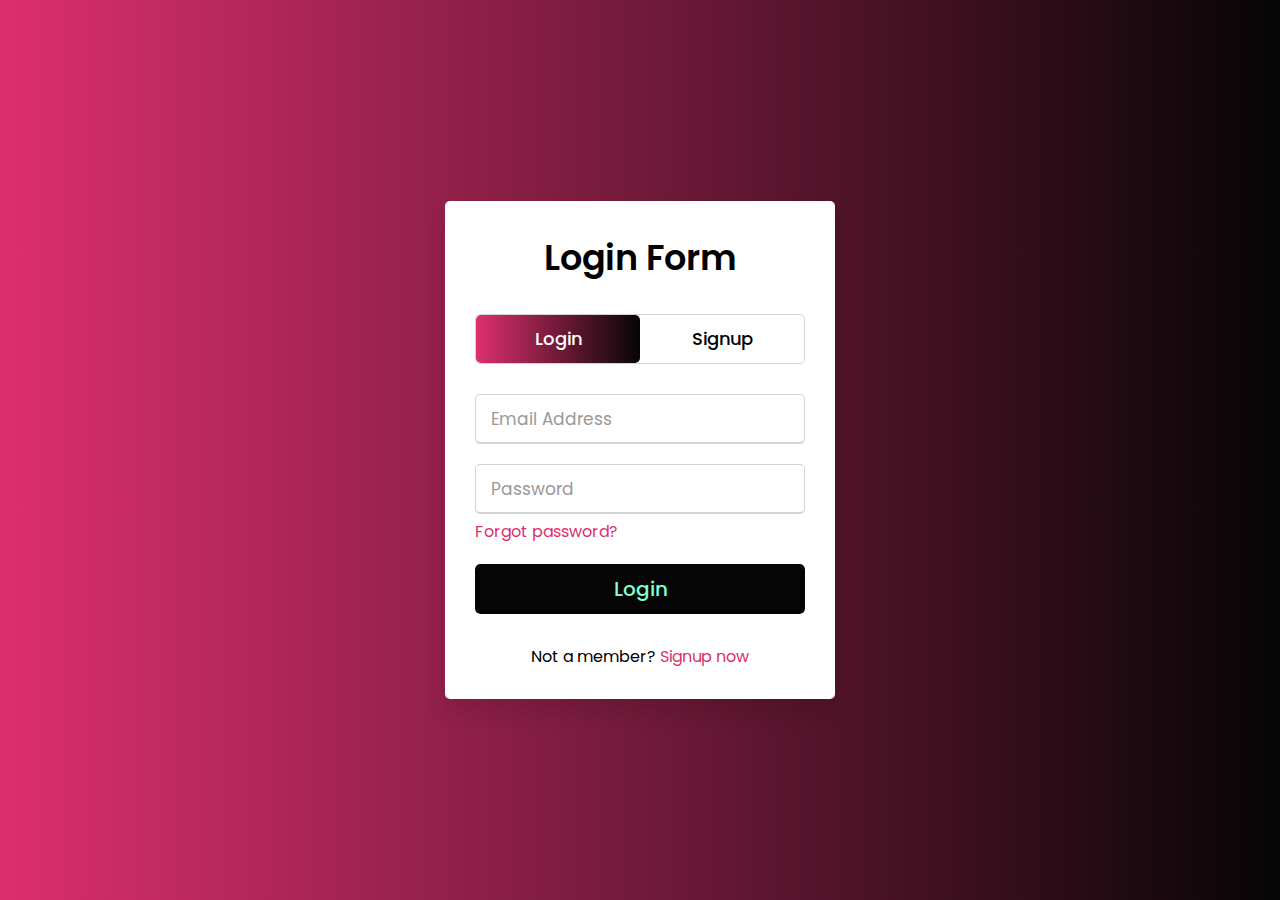
<file: login.html>
<!DOCTYPE html>
<!-- Created By CodingNepal -->
<html lang="en" dir="ltr">
   <head>
      <meta charset="utf-8">
      <title>Login and Registration Form</title>
      <link rel="stylesheet" href="login.css">
       <link rel="stylesheet" href="login.jsp">
      <meta name="viewport" content="width=device-width, initial-scale=1.0">
   </head>
   <body>
      <div class="wrapper">
         <div class="title-text">
            <div class="title login">
               Login Form
            </div>
            <div class="title signup">
               Signup Form
            </div>
         </div>
         <div class="form-container">
            <div class="slide-controls">
               <input type="radio" name="slide" id="login" checked>
               <input type="radio" name="slide" id="signup">
               <label for="login" class="slide login">Login</label>
               <label for="signup" class="slide signup">Signup</label>
               <div class="slider-tab"></div>
            </div>
            <div class="form-inner">
               <form action="CheckLogin.jsp" class="login">
                  <div class="field">
                     <input type="text" placeholder="Email Address" id="email" name="email" required>
                  </div>
                  <div class="field">
                     <input type="password" placeholder="Password" id="Password" name="Password" required>
                  </div>
                  <div class="pass-link">
                     <a href="#">Forgot password?</a>
                  </div>
                  <div class="field btn">
                     <div class="btn-layer"></div>
                     <input type="submit" value="Login">
                  </div>
                  <div class="signup-link">
                     Not a member? <a href="">Signup now</a>
                  </div>
               </form>
               <form action="login.jsp" class="signup">
                  <div class="field">
                     <input type="text" placeholder="Email Address" id="email" name="email" required>
                  </div>
                  <div class="field">
                     <input type="password" placeholder="Password" id="Password" name="Password" required>
                  </div>
                  <div class="field">
                     <input type="password" placeholder="Confirm password" required>
                  </div>
                  <div class="field btn">
                     <div class="btn-layer"></div>
                     <input type="submit" value="Signup">
                  </div>
               </form>
            </div>
         </div>
      </div>
      <script>
         const loginText = document.querySelector(".title-text .login");
         const loginForm = document.querySelector("form.login");
         const loginBtn = document.querySelector("label.login");
         const signupBtn = document.querySelector("label.signup");
         const signupLink = document.querySelector("form .signup-link a");
         signupBtn.onclick = (()=>{
           loginForm.style.marginLeft = "-50%";
           loginText.style.marginLeft = "-50%";
         });
         loginBtn.onclick = (()=>{
           loginForm.style.marginLeft = "0%";
           loginText.style.marginLeft = "0%";
         });
         signupLink.onclick = (()=>{
           signupBtn.click();
           return false;
         });
      </script>
   </body>
</html>
</file>
<file: login.css>
@import url('https://fonts.googleapis.com/css?family=Poppins:400,500,600,700&display=swap');
*{
  margin: 0;
  padding: 0;
  box-sizing: border-box;
  font-family: 'Poppins', sans-serif;
}
html,body{
  display: grid;
  height: 100%;
  width: 100%;
  place-items: center;
  background: -webkit-linear-gradient(left,#DD2F6E, #060505);
}
::selection{
  background: #DD2F6E;
  color: #fff;
}
.wrapper{
  overflow: hidden;
  max-width: 390px;
  background: #fff;
  padding: 30px;
  border-radius: 5px;
  box-shadow: 0px 15px 20px rgba(0,0,0,0.1);
}
.wrapper .title-text{
  display: flex;
  width: 200%;
}
.wrapper .title{
  width: 50%;
  font-size: 35px;
  font-weight: 600;
  text-align: center;
  transition: all 0.6s cubic-bezier(0.68,-0.55,0.265,1.55);
}
.wrapper .slide-controls{
  position: relative;
  display: flex;
  height: 50px;
  width: 100%;
  overflow: hidden;
  margin: 30px 0 10px 0;
  justify-content: space-between;
  border: 1px solid lightgrey;
  border-radius: 5px;
}
.slide-controls .slide{
  height: 100%;
  width: 100%;
  color: #fff;
  font-size: 18px;
  font-weight: 500;
  text-align: center;
  line-height: 48px;
  cursor: pointer;
  z-index: 1;
  transition: all 0.6s ease;
}
.slide-controls label.signup{
  color: #000;
}
.slide-controls .slider-tab{
  position: absolute;
  height: 100%;
  width: 50%;
  left: 0;
  z-index: 0;
  border-radius: 5px;
  background: -webkit-linear-gradient(left, #DD2F6E, #060505);
  transition: all 0.6s cubic-bezier(0.68,-0.55,0.265,1.55);
}
input[type="radio"]{
  display: none;
}
#signup:checked ~ .slider-tab{
  left: 50%;
}
#signup:checked ~ label.signup{
  color: #fff;
  cursor: default;
  user-select: none;
}
#signup:checked ~ label.login{
  color: #000;
}
#login:checked ~ label.signup{
  color: #000;
}
#login:checked ~ label.login{
  cursor: default;
  user-select: none;
}
.wrapper .form-container{
  width: 100%;
  overflow: hidden;
}
.form-container .form-inner{
  display: flex;
  width: 200%;
}
.form-container .form-inner form{
  width: 50%;
  transition: all 0.6s cubic-bezier(0.68,-0.55,0.265,1.55);
}
.form-inner form .field{
  height: 50px;
  width: 100%;
  margin-top: 20px;
}
.form-inner form .field input{
  height: 100%;
  width: 100%;
  outline: none;
  padding-left: 15px;
  border-radius: 5px;
  border: 1px solid lightgrey;
  border-bottom-width: 2px;
  font-size: 17px;
  transition: all 0.3s ease;
}
.form-inner form .field input:focus{
  border-color: #DD2F6E;
  /* box-shadow: inset 0 0 3px #fb6aae; */
}
.form-inner form .field input::placeholder{
  color: #999;
  transition: all 0.3s ease;
}
form .field input:focus::placeholder{
  color: #b3b3b3;
}
.form-inner form .pass-link{
  margin-top: 5px;
}
.form-inner form .signup-link{
  text-align: center;
  margin-top: 30px;
}
.form-inner form .pass-link a,
.form-inner form .signup-link a{
  color: #DD2F6E;
  text-decoration: none;
}
.form-inner form .pass-link a:hover,
.form-inner form .signup-link a:hover{
  text-decoration: underline;
}
form .btn{
  height: 50px;
  width: 100%;
  border-radius: 5px;
  position: relative;
  overflow: hidden;
}
form .btn .btn-layer{
  height: 100%;
  width: 300%;
  position: absolute;
  left: -100%;
  background: -webkit-linear-gradient(right, rgb(255, 0, 128), rgb(255, 128, 128), 0, 128), #DD2F6E, #060505);
  border-radius: 5px;
  transition: all 0.4s ease;;
}
form .btn:hover .btn-layer{
  left: 0;
}
form .btn input[type="submit"]{
  height: 100%;
  width: 100%;
  z-index: 1;
  position: relative;
  background: #060505;
  border: none;
  color: aquamarine;
  padding-left: 0;
  border-radius: 5px;
  font-size: 20px;
  font-weight: 500;
  cursor: pointer;
}
</file>
